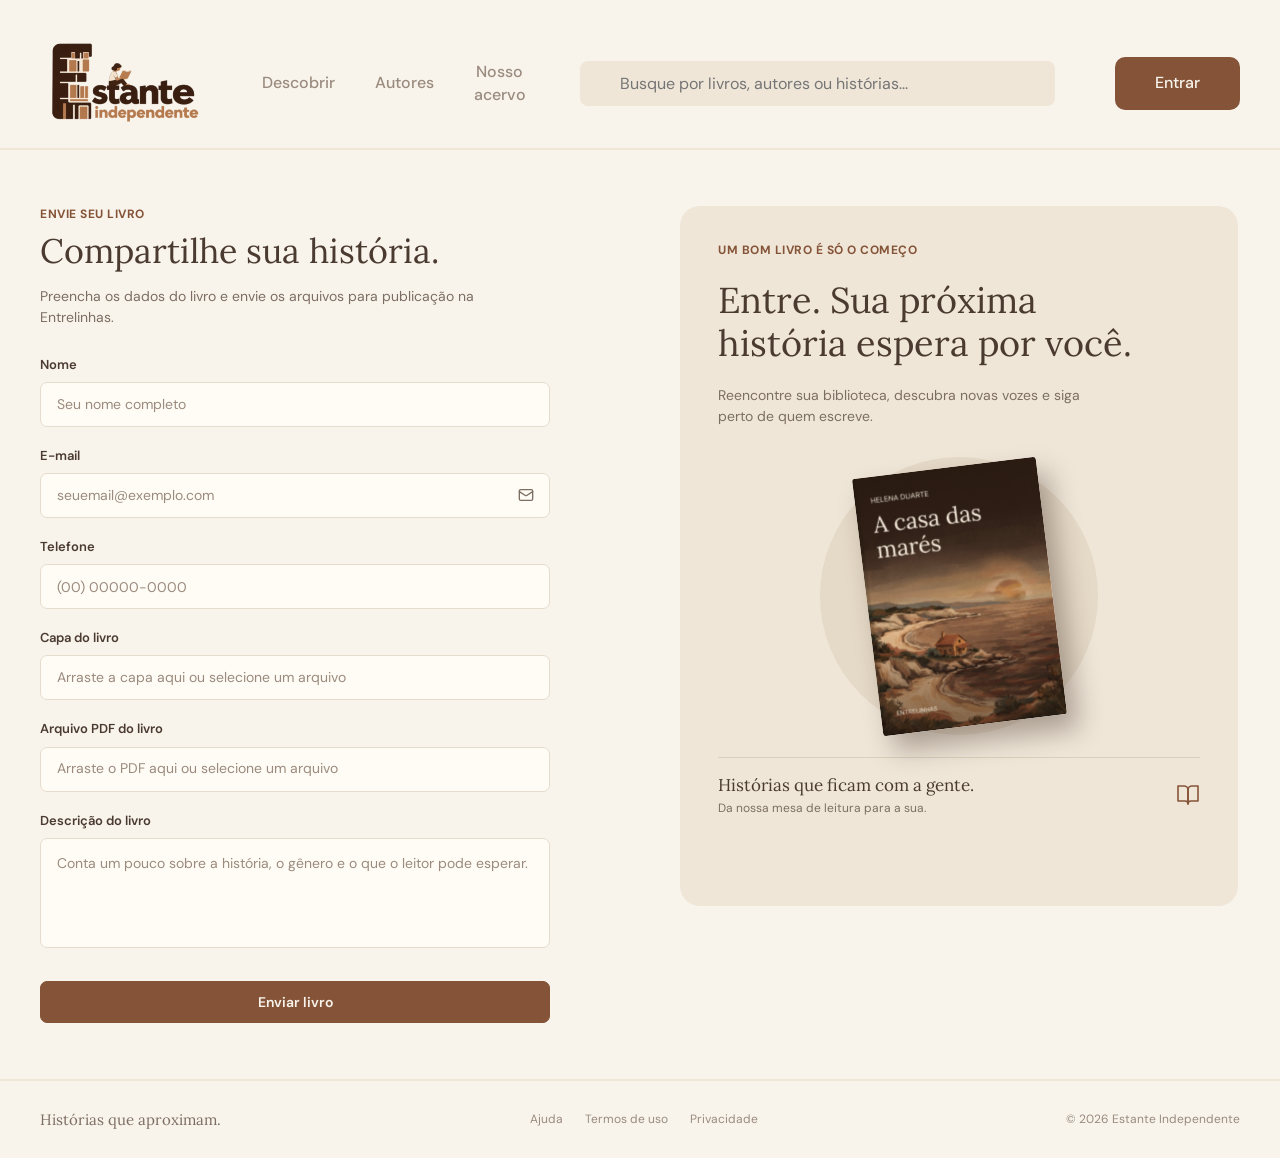
<file: Estante Independente - Form/Estante Independente - Form/index.html>
<!DOCTYPE html>
<html lang="pt-BR">

<head>
  <meta charset="UTF-8">
  <meta name="viewport" content="width=device-width, initial-scale=1.0">
  <title>Compartilhe sua história | Estante Independente</title>
  <link rel="preconnect" href="https://fonts.googleapis.com">
  <link rel="preconnect" href="https://fonts.gstatic.com" crossorigin>
  <link
    href="https://fonts.googleapis.com/css2?family=DM+Sans:wght@400;500;600;700&family=Lora:wght@400;500&display=swap"
    rel="stylesheet">


  <link rel="stylesheet" href="style.css">
</head>

<body>


  <header>
    <div class="container_ger container_header">
      <img src="../Estante Independente - Form/ESTANTE INDEPENDENTE SVG.svg" alt="" />
      <nav class="nav_header">
        <a href="">Descobrir</a>
        <a href="">Autores</a>
        <a href="">Nosso <br>acervo</a>
      </nav>
      <div class="box_busca">
        <input placeholder="Busque por livros, autores ou histórias..." type="search">
        <svg xmlns="http://www.w3.org/2000/svg" viewBox="0 0 640 640">
          d="M480 272C480 317.9 465.1 360.3 440 394.7L566.6 521.4C579.1 533.9 579.1 554.2 566.6 566.7C554.1 579.2 533.8
          579.2 521.3 566.7L394.7 440C360.3 465.1 317.9 480 272 480C157.1 480 64 386.9 64 272C64 157.1 157.1 64 272
          64C386.9 64 480 157.1 480 272zM272 416C351.5 416 416 351.5 416 272C416 192.5 351.5 128 272 128C192.5 128 128
          192.5 128 272C128 351.5 192.5 416 272 416z" />
        </svg>
      </div>
      <a class="botao_entrar" href="">Entrar</a>
    </div>
    <div>

  </header>


  <main class="container_ger container_main">

    <section class="box_form">
      <p class="sobretitulo">Envie seu livro</p>
      <h1>Compartilhe sua história.</h1>
      <p class="texto_apoio">Preencha os dados do livro e envie os arquivos para publicação na Entrelinhas.</p>

      <form class="form_envio" action="#" method="post">

        <div class="campo_form">
          <label for="nome">Nome</label>
          <input type="text" id="nome" name="nome" placeholder="Seu nome completo">
        </div>

        <div class="campo_form">
          <label for="email">E-mail</label>
          <div class="box_email">
            <input type="email" id="email" name="email" placeholder="seuemail@exemplo.com">
            <svg viewBox="0 0 24 24" fill="none" stroke="currentColor" stroke-width="2" stroke-linecap="round"
              stroke-linejoin="round" aria-hidden="true">
              <rect width="20" height="16" x="2" y="4" rx="2" />
              <path d="m22 7-8.97 5.7a1.94 1.94 0 0 1-2.06 0L2 7" />
            </svg>
          </div>
        </div>

        <div class="campo_form">
          <label for="telefone">Telefone</label>
          <input type="tel" id="telefone" name="telefone" placeholder="(00) 00000-0000">
        </div>

        <div class="campo_form">
          <label for="capa">Capa do livro</label>
          <div class="campo_arquivo">
            <span>Arraste a capa aqui ou selecione um arquivo</span>
            <input type="file" id="capa" name="capa" accept="image/*">
          </div>
        </div>

        <div class="campo_form">
          <label for="pdf">Arquivo PDF do livro</label>
          <div class="campo_arquivo">
            <span>Arraste o PDF aqui ou selecione um arquivo</span>
            <input type="file" id="pdf" name="pdf" accept=".pdf,application/pdf">
          </div>
        </div>

        <div class="campo_form">
          <label for="descricao">Descrição do livro</label>
          <textarea id="descricao" name="descricao"
            placeholder="Conta um pouco sobre a história, o gênero e o que o leitor pode esperar."></textarea>
        </div>

        <button class="botao_enviar" type="submit">Enviar livro</button>

      </form>
    </section>

    <aside class="box_painel">
      <p class="sobretitulo">Um bom livro é só o começo</p>
      <h2>Entre. Sua próxima<br>história espera por você.</h2>
      <p class="texto_apoio">Reencontre sua biblioteca, descubra novas vozes e siga perto de quem escreve.</p>

      <div class="box_circulo">
        <img src="../Estante Independente - Form/a-casa-das-mares.png"
          alt="Capa do livro A casa das marés, de Helena Duarte">
      </div>

      <div class="painel_rodape">
        <div>
          <p class="painel_frase">Histórias que ficam com a gente.</p>
          <p class="painel_detalhe">Da nossa mesa de leitura para a sua.</p>
        </div>
        <svg viewBox="0 0 24 24" fill="none" stroke="currentColor" stroke-width="1.6" stroke-linecap="round"
          stroke-linejoin="round" aria-hidden="true">
          <path d="M2 3h6a4 4 0 0 1 4 4v14a3 3 0 0 0-3-3H2z" />
          <path d="M22 3h-6a4 4 0 0 0-4 4v14a3 3 0 0 1 3-3h7z" />
        </svg>
      </div>
    </aside>


  </main>

  <footer>
    <div class="container_ger container_footer">
      <p class="frase_footer">Histórias que aproximam.</p>
      <nav class="nav_footer">
        <a href="#">Ajuda</a>
        <a href="#">Termos de uso</a>
        <a href="#">Privacidade</a>
      </nav>
      <p class="copy_footer">© 2026 Estante Independente</p>
    </div>
  </footer>

</body>

</html>
</file>
<file: Estante Independente - Form/Estante Independente - Form/style.css>
* {
  padding: 0;
  margin: 0;
  box-sizing: border-box;
}

:root {
  --marromClaro: #f8f4ec;
  --marromMedio: #efe6d8;
  --marromEscuro: #855438;
  --fontDM: "DM Sans", sans-serif;
  --fontLora: "Lora", serif;
}

header {
  background-color: var(--marromClaro);
  height: 150px;
  font-family: var(--fontDM);
  border-bottom: var(--marromMedio) solid 2px;
}
/* -------------- header------------------ */
.container_ger {
  /* background-color: aqua; */
  max-width: 1200px;
  width: 95%;
  margin: 0 auto;
}

.container_header {
  /* background-color: aqua; */
  display: flex;
  margin: 0 auto;
  align-items: center;
  justify-content: space-between;
}

.container_header img {
  width: 167px;
}

header a {
  text-decoration: none;
  font-weight: 500;
  font-size: 16px;
  text-align: center;
}

.nav_header {
  display: flex;
  justify-content: center;
  align-items: center;
}

.nav_header a {
  margin: 20px;
  color: #9a8b7e;
  display: inline-block;
  transition: 0.7s ease;
}

.box_busca {
  position: relative;
  width: 500px;
  transition: 0.7s ease;
}

.botao_entrar {
  background-color: var(--marromEscuro);
  color: var(--marromClaro);
  padding: 15px 40px;
  border-radius: 10px;
  display: inline-block;
  transition: 0.7s ease-out;
}

.box_busca input {
  max-width: 500px;
  width: 95%;
  background-color: var(--marromMedio);
  border: none;
  padding: 20px;
  padding-left: 25px;
  padding-bottom: 5px;
  font-size: 16px;
  border-radius: 8px;
  padding: 12px 16px 12px 40px;
  font-family: var(--fontDM);
  transition: 0.7s ease;
}

.box_busca svg {
  position: absolute;
  width: 28px;
  left: 10px;
  top: 50%;
  transform: translateY(-50%);
  height: 24px;
  pointer-events: none;
  fill: #9a8b7e;
}

.box_busca input:focus {
  outline: none;
}

.nav_header a:hover {
  color: var(--marromEscuro);
  transform: scale(1.15);
}

.botao_entrar:hover {
  transform: scale(1.15);
  background-color: transparent;
  border: var(--marromEscuro) 1px solid;
  color: var(--marromEscuro);
}

.box_busca:hover {
  transform: scale(1.05);
}


:root {
  --textoEscuro: #4a3a30;     
  --textoSuave: #7d6e63;     
  --cinzaMarrom: #9a8b7e;    
  --campo: #fffcf5;          
  --bordaCampo: #e6dccd;     
  --marromCirculo: #e5d9c7;   
  --linhaPainel: #dccfbb;     
}

body {
  background-color: var(--marromClaro);
  font-family: var(--fontDM);
  font-size: 14px;
  line-height: 1.4;
  color: var(--textoEscuro);
}


.container_main {
  display: grid;
  grid-template-columns: minmax(0, 510px) minmax(0, 558px);
  column-gap: 130px;
  padding: 56px 0;
}

/*  ------------ main ---------------- */


.sobretitulo {
  font-size: 12px;
  font-weight: 700;
  letter-spacing: 0.5px;
  text-transform: uppercase;
  color: var(--marromEscuro);
}

.texto_apoio {
  font-size: 14px;
  line-height: 1.5;
  color: var(--textoSuave);
}


.box_form h1 {
  margin: 8px 0 14px;
  font-family: var(--fontLora);
  font-weight: 400;
  font-size: 34px;
  line-height: 1.2;
  color: var(--textoEscuro);
}

.form_envio {
  margin-top: 28px;
}

.campo_form {
  margin-bottom: 20px;
}

.campo_form label {
  display: block;
  margin-bottom: 8px;
  font-size: 13px;
  font-weight: 600;
  color: var(--textoEscuro);
}

.campo_form input,
.campo_form textarea,
.campo_arquivo {
  width: 100%;
  height: 45px;
  padding: 0 16px;
  background-color: var(--campo);
  border: 1px solid var(--bordaCampo);
  border-radius: 7px;
  font-family: var(--fontDM);
  font-size: 14px;
  color: var(--textoEscuro);
  transition: 0.7s ease;
}

.campo_form input::placeholder,
.campo_form textarea::placeholder {
  color: var(--cinzaMarrom);
}

.campo_form input:focus,
.campo_form textarea:focus,
.campo_arquivo:focus-within {
  outline: none;
  border-color: var(--marromEscuro);
}

.campo_form textarea {
  height: 110px;
  padding: 14px 16px;
  line-height: 1.5;
  resize: none;
}

.box_email {
  position: relative;
}

.box_email input {
  padding-right: 46px;
}

.box_email svg {
  position: absolute;
  right: 16px;
  top: 50%;
  transform: translateY(-50%);
  width: 16px;
  height: 16px;
  color: var(--textoSuave);
  pointer-events: none;
}

.campo_arquivo {
  position: relative;
  display: flex;
  align-items: center;
  color: var(--cinzaMarrom);
  cursor: pointer;
}

.campo_arquivo input {
  position: absolute;
  top: 0;
  left: 0;
  width: 100%;
  height: 100%;
  padding: 0;
  border: none;
  opacity: 0;
  cursor: pointer;
}

.botao_enviar {
  width: 100%;
  height: 42px;
  margin-top: 8px;
  background-color: var(--marromEscuro);
  color: var(--marromClaro);
  border: var(--marromEscuro) 1px solid;
  border-radius: 7px;
  font-family: var(--fontDM);
  font-size: 14px;
  font-weight: 600;
  cursor: pointer;
  transition: 0.7s ease-out;
}

.botao_enviar:hover {
  background-color: transparent;
  color: var(--marromEscuro);
  transform: scale(1.03);
}

/* ---------- Coluna do painel ---------- */

aside{
  max-height: 700px;
}


.box_painel {
  padding: 36px 38px 40px;
  background-color: var(--marromMedio);
  border-radius: 20px;
}

.box_painel h2 {
  margin: 20px 0;
  font-family: var(--fontLora);
  font-weight: 400;
  font-size: 36px;
  line-height: 1.2;
  color: var(--textoEscuro);
}

.box_painel .texto_apoio {
  max-width: 400px;
}

.box_circulo {
  display: flex;
  align-items: center;
  justify-content: center;
  width: 278px;
  height: 278px;
  margin: 30px auto 0;
  background-color: var(--marromCirculo);
  border-radius: 50%;
}

.box_circulo img {
  width: 185px;
  border-radius: 3px;
  transform: rotate(-7deg);
  box-shadow: 10px 16px 26px rgba(50, 30, 20, 0.35);
}

.painel_rodape {
  display: flex;
  justify-content: space-between;
  align-items: center;
  margin-top: 22px;
  padding-top: 16px;
  border-top: var(--linhaPainel) solid 1px;
}

.painel_frase {
  font-family: var(--fontLora);
  font-size: 17px;
  color: var(--textoEscuro);
}

.painel_detalhe {
  margin-top: 2px;
  font-size: 12px;
  color: var(--textoSuave);
}

.painel_rodape svg {
  width: 24px;
  height: 24px;
  flex-shrink: 0;
  color: var(--marromEscuro);
}

/* ---------- Rodapé ---------- */
footer {
  background-color: var(--marromClaro);
  font-family: var(--fontDM);
  border-top: var(--marromMedio) solid 2px;
}

.container_footer {
  display: flex;
  justify-content: space-between;
  align-items: center;
  gap: 16px;
  padding: 28px 0;
}

.frase_footer {
  font-family: var(--fontLora);
  font-size: 15px;
  color: var(--textoSuave);
}

.nav_footer {
  display: flex;
  gap: 22px;
}

.nav_footer a {
  text-decoration: none;
  font-size: 12px;
  color: var(--cinzaMarrom);
  transition: 0.7s ease;
}

.nav_footer a:hover {
  color: var(--marromEscuro);
}

.copy_footer {
  font-size: 12px;
  color: var(--cinzaMarrom);
}



@media (max-width: 1150px) {
  header {
    height: auto;
    padding: 16px 0;
  }

  .container_header {
    flex-wrap: wrap;
    row-gap: 12px;
  }

  .box_busca {
    order: 3;
    width: 100%;
  }

  .box_busca input {
    max-width: none;
    width: 100%;
  }

  .box_busca:hover {
    transform: none;
  }
}

@media (max-width: 1000px) {
  .container_main {
    grid-template-columns: minmax(0, 1fr);
    row-gap: 48px;
  }
}

@media (max-width: 600px) {
  .container_header img {
    width: 110px;
    display: flex;
    align-items: center;
    margin: 0 auto;
  }

  .botao_entrar {
    /* order: 1;
    padding: 12px 28px; */
    display: none;
  }

  .box_busca{
    display: none;
  }
  .nav_header {
    order: 2;
    width: 100%;
  }

  .nav_header a {
    margin: 8px 12px;
    font-size: 14px;
  }

  .container_main {
    padding: 40px 0;
  }

  .box_form h1 {
    font-size: 28px;
  }

  .box_painel {
    padding: 28px 22px 32px;
  }

  .box_painel h2 {
    font-size: 28px;
  }

  .box_circulo {
    width: 240px;
    height: 240px;
  }

  .box_circulo img {
    width: 160px;
  }

  .container_footer {
    flex-direction: column;
    text-align: center;
  }
}
</file>
